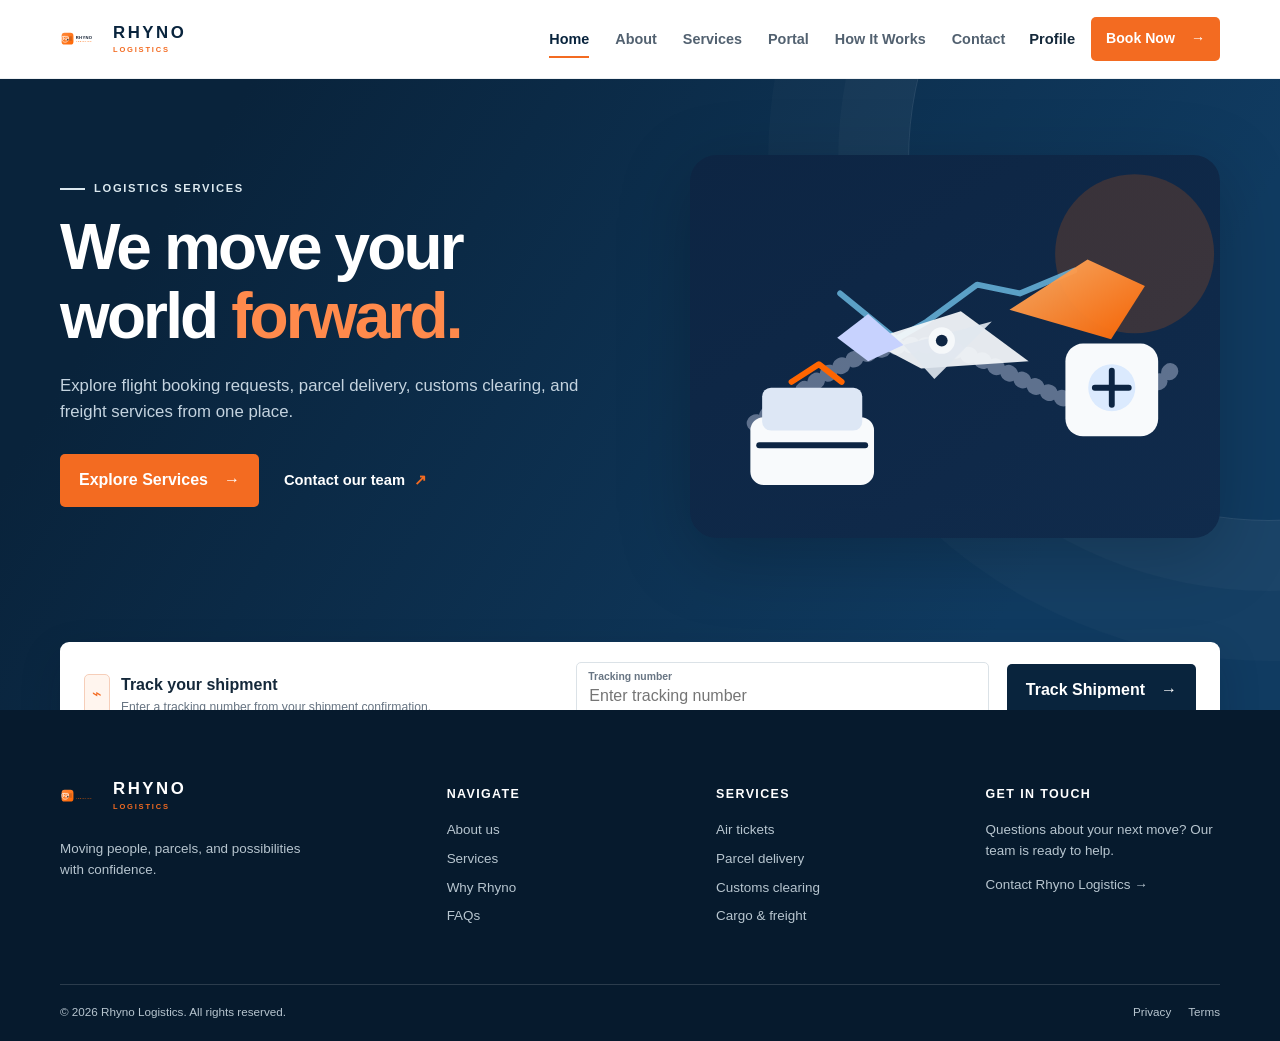
<file: Rhyno_Logistics/index.html>
<!DOCTYPE html>
<html lang="en">
  <head>
    <meta charset="UTF-8" />
    <meta name="viewport" content="width=device-width, initial-scale=1.0" />
    <meta name="description" content="Rhyno Logistics moves shipments, freight, and people with confidence." />
    <title>Rhyno Logistics | Moving What Matters</title>
    <link rel="stylesheet" href="css/style.css" />
  </head>
  <body data-page="home">
    <div id="site-header"></div>
    <main>
<section class="hero" id="home"><div class="container hero-grid"><div class="hero-copy"><p class="eyebrow"><span></span> LOGISTICS SERVICES</p><h1>We move your world <em>forward.</em></h1><p class="hero-description">Explore flight booking requests, parcel delivery, customs clearing, and freight services from one place.</p><div class="hero-actions"><a class="primary-button" href="services.html">Explore Services <span aria-hidden="true">→</span></a><a class="text-button" href="contact.html">Contact our team <span aria-hidden="true">↗</span></a></div></div><div class="hero-visual"><img class="hero-illustration" src="assets/images/hero-illustration.svg" alt="Illustration of air, road, and parcel logistics" /></div></div><div class="container tracking-wrap" id="tracking"><form class="tracking-card" id="tracking-form"><div class="tracking-title"><span class="tracking-icon">⌁</span><div><strong>Track your shipment</strong><small>Enter a tracking number from your shipment confirmation.</small></div></div><label class="tracking-input"><span>Tracking number</span><input id="tracking-input" required type="text" placeholder="Enter tracking number" /></label><button class="dark-button" type="submit">Track Shipment <span aria-hidden="true">→</span></button><p id="tracking-result" class="tracking-result" aria-live="polite"></p></form><section class="tracking-details" id="tracking-details" hidden aria-live="polite"></section></div></section>
    </main>
    <div id="site-footer"></div>
    <script src="js/site-shell.js"></script>
    <script src="js/script.js"></script>
  </body>
</html>
</file>
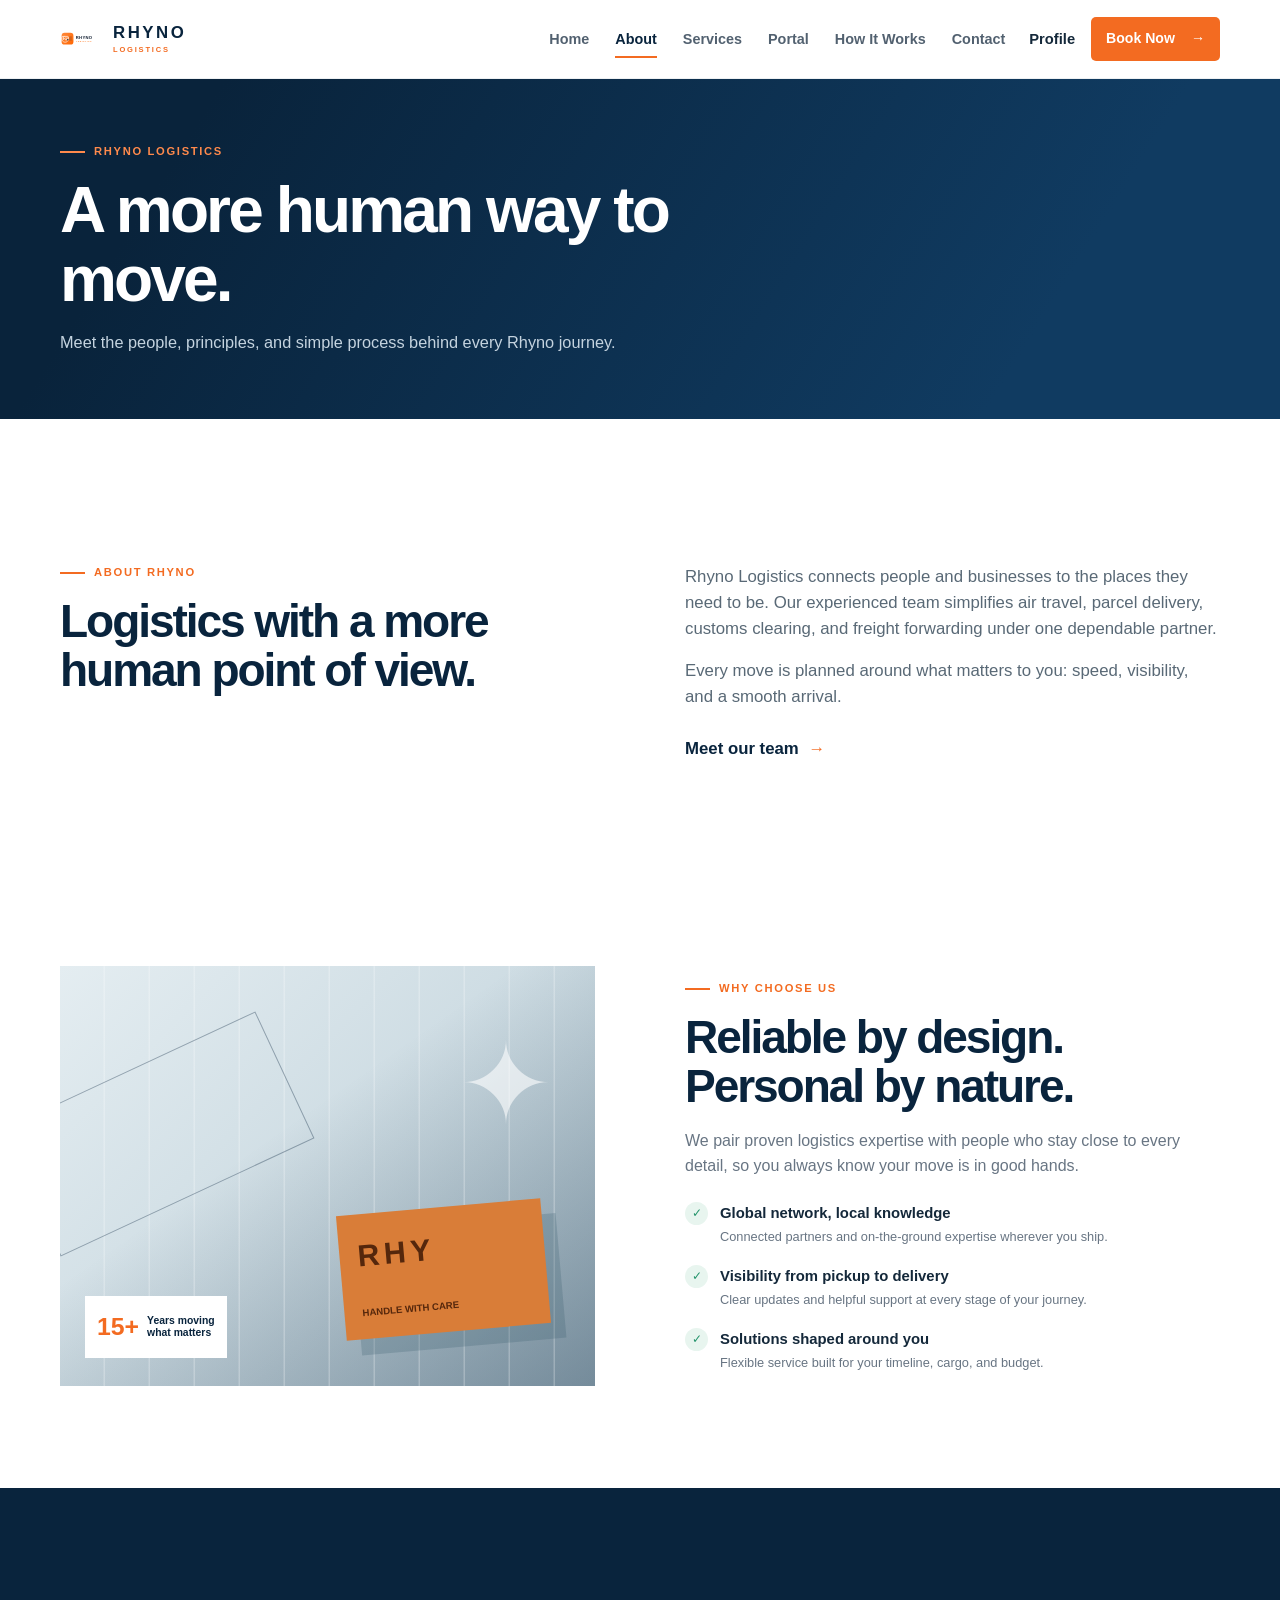
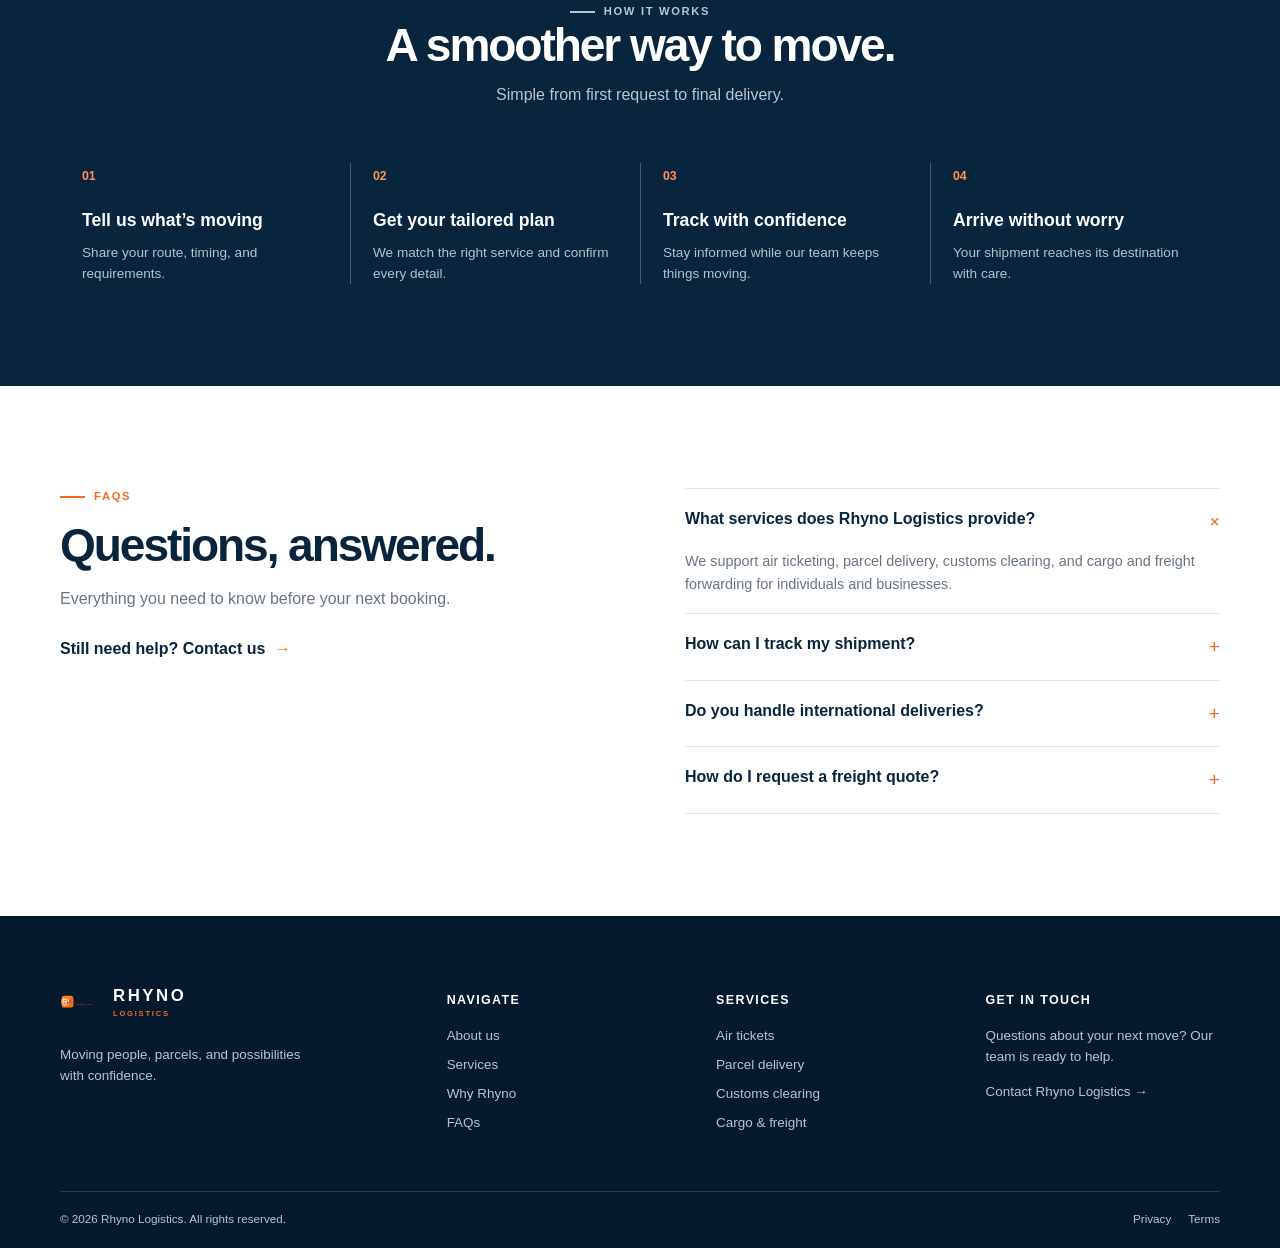
<file: Rhyno_Logistics/about.html>
<!DOCTYPE html>
<html lang="en">
  <head>
    <meta charset="UTF-8" />
    <meta name="viewport" content="width=device-width, initial-scale=1.0" />
    <meta name="description" content="Meet the people, principles, and simple process behind every Rhyno journey." />
    <title>Rhyno Logistics | About Us</title>
    <link rel="stylesheet" href="css/style.css" />
  </head>
  <body data-page="about">
    <div id="site-header"></div>
    <main>
      <section class="page-hero"><div class="container"><p class="eyebrow"><span></span> RHYNO LOGISTICS</p><h1>A more human way to move.</h1><p>Meet the people, principles, and simple process behind every Rhyno journey.</p></div></section>
      <section class="about section" id="about"><div class="container split-grid"><div class="section-copy"><p class="eyebrow orange"><span></span> ABOUT RHYNO</p><h2>Logistics with a more human point of view.</h2></div><div class="about-text"><p>Rhyno Logistics connects people and businesses to the places they need to be. Our experienced team simplifies air travel, parcel delivery, customs clearing, and freight forwarding under one dependable partner.</p><p>Every move is planned around what matters to you: speed, visibility, and a smooth arrival.</p><a class="arrow-link" href="contact.html">Meet our team <span>→</span></a></div></div></section>
      <section class="why section" id="why-us"><div class="container why-grid"><div class="why-art"><div class="why-art-inner"><span class="cargo-mark">✦</span><div class="cargo-lines"></div><div class="cargo-box"><span>RHY</span><b>Handle with care</b></div></div><div class="experience-badge"><strong>15+</strong><span>Years moving<br />what matters</span></div></div><div><p class="eyebrow orange"><span></span> WHY CHOOSE US</p><h2>Reliable by design. Personal by nature.</h2><p class="intro">We pair proven logistics expertise with people who stay close to every detail, so you always know your move is in good hands.</p><div class="feature-list"><div><i>✓</i><span><strong>Global network, local knowledge</strong><small>Connected partners and on-the-ground expertise wherever you ship.</small></span></div><div><i>✓</i><span><strong>Visibility from pickup to delivery</strong><small>Clear updates and helpful support at every stage of your journey.</small></span></div><div><i>✓</i><span><strong>Solutions shaped around you</strong><small>Flexible service built for your timeline, cargo, and budget.</small></span></div></div></div></div></section>
      <section class="process section" id="how-it-works"><div class="container"><div class="section-heading centered"><p class="eyebrow orange"><span></span> HOW IT WORKS</p><h2>A smoother way to move.</h2><p>Simple from first request to final delivery.</p></div><div class="process-grid"><article><span>01</span><h3>Tell us what’s moving</h3><p>Share your route, timing, and requirements.</p></article><article><span>02</span><h3>Get your tailored plan</h3><p>We match the right service and confirm every detail.</p></article><article><span>03</span><h3>Track with confidence</h3><p>Stay informed while our team keeps things moving.</p></article><article><span>04</span><h3>Arrive without worry</h3><p>Your shipment reaches its destination with care.</p></article></div></div></section>
      <section class="faq section" id="faq"><div class="container faq-grid"><div><p class="eyebrow orange"><span></span> FAQS</p><h2>Questions, answered.</h2><p>Everything you need to know before your next booking.</p><a class="arrow-link" href="contact.html">Still need help? Contact us <span>→</span></a></div><div class="accordion"><details open><summary>What services does Rhyno Logistics provide?<span>+</span></summary><p>We support air ticketing, parcel delivery, customs clearing, and cargo and freight forwarding for individuals and businesses.</p></details><details><summary>How can I track my shipment?<span>+</span></summary><p>Enter your Rhyno tracking number in the shipment tracker on the home page to view its latest status and delivery estimate.</p></details><details><summary>Do you handle international deliveries?<span>+</span></summary><p>Yes. Our global partner network supports international parcel and freight deliveries across more than 140 countries.</p></details><details><summary>How do I request a freight quote?<span>+</span></summary><p>Use the booking form or contact our team with your cargo details, origin, destination, and required delivery date.</p></details></div></div></section>
    </main>
    <div id="site-footer"></div>
    <script src="js/site-shell.js"></script>
    <script src="js/script.js"></script>
  </body>
</html>
</file>
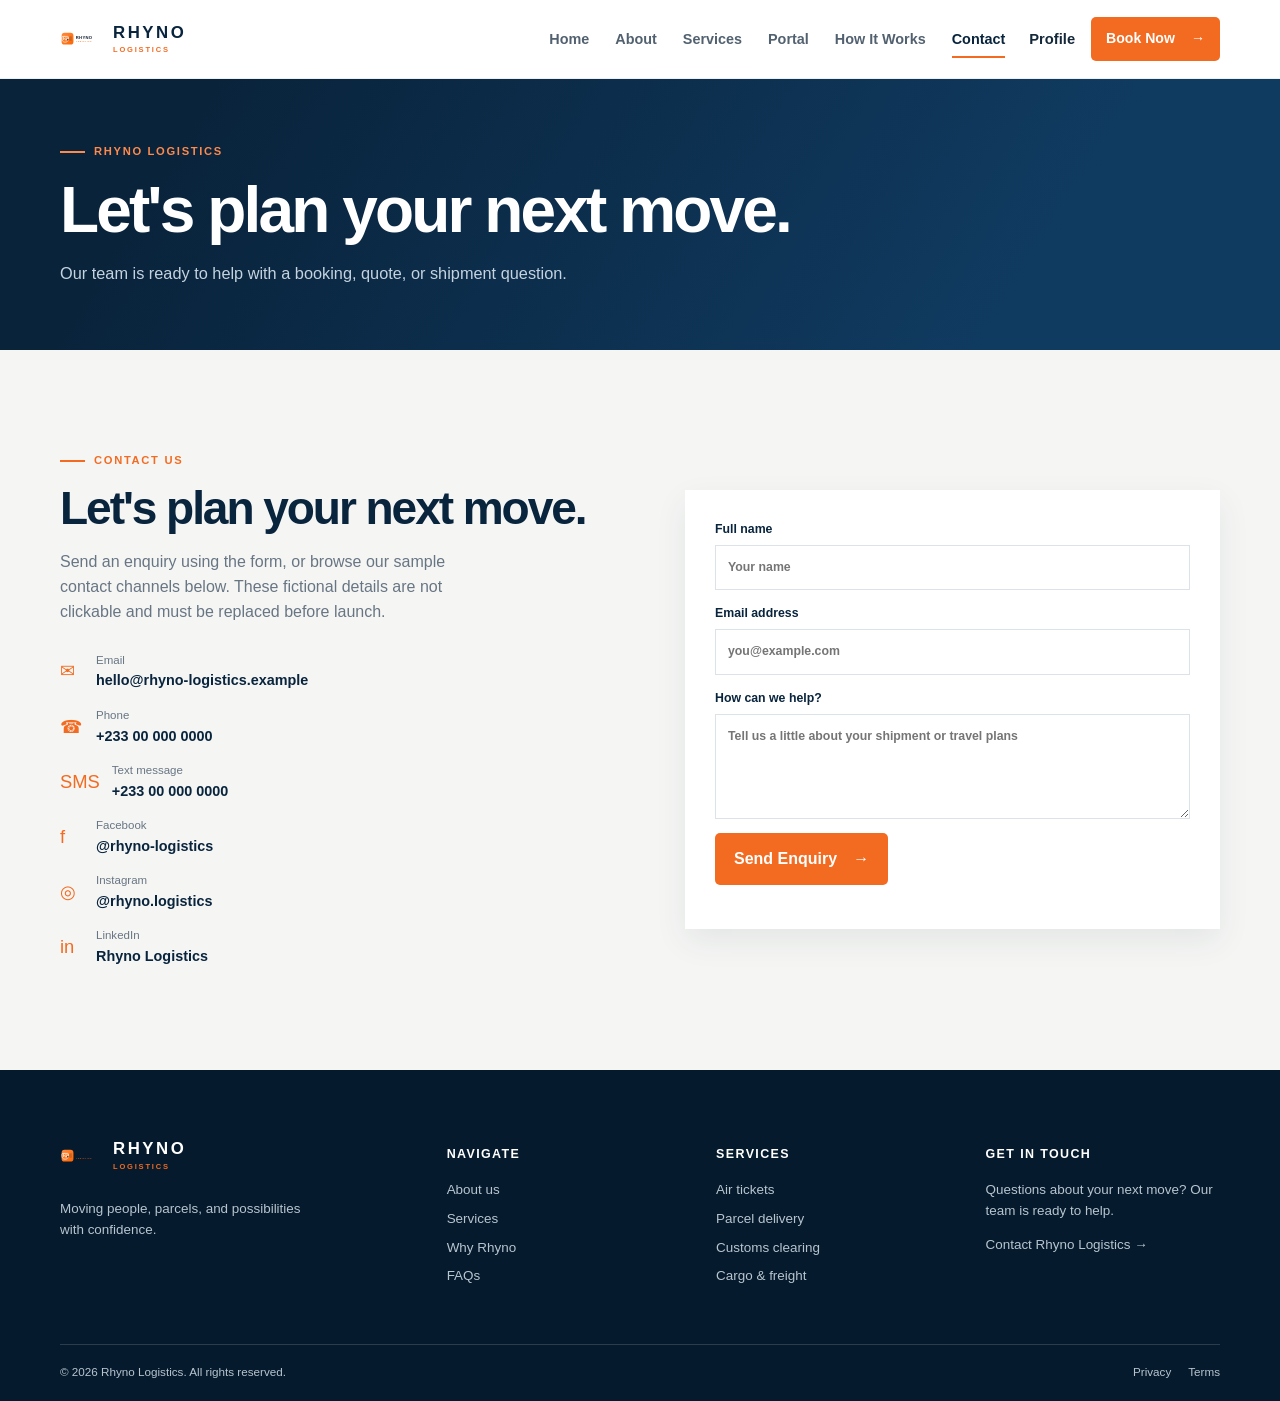
<file: Rhyno_Logistics/contact.html>
<!DOCTYPE html>
<html lang="en">
  <head>
    <meta charset="UTF-8" />
    <meta name="viewport" content="width=device-width, initial-scale=1.0" />
    <meta name="description" content="Our team is ready to help with a booking, quote, or shipment question." />
    <title>Rhyno Logistics | Contact</title>
    <link rel="stylesheet" href="css/style.css" />
  </head>
  <body data-page="contact">
    <div id="site-header"></div>
    <main>
      <section class="page-hero"><div class="container"><p class="eyebrow"><span></span> RHYNO LOGISTICS</p><h1>Let's plan your next move.</h1><p>Our team is ready to help with a booking, quote, or shipment question.</p></div></section>
      <section class="contact section" id="contact">
        <div class="container contact-grid">
          <div>
            <p class="eyebrow orange"><span></span> CONTACT US</p>
            <h2>Let's plan your next move.</h2>
            <p>Send an enquiry using the form, or browse our sample contact channels below. These fictional details are not clickable and must be replaced before launch.</p>
            <div class="contact-details" aria-label="Contact details">
              <div><span aria-hidden="true">✉</span><div><small>Email</small><strong>hello@rhyno-logistics.example</strong></div></div>
              <div><span aria-hidden="true">☎</span><div><small>Phone</small><strong>+233 00 000 0000</strong></div></div>
              <div><span aria-hidden="true">SMS</span><div><small>Text message</small><strong>+233 00 000 0000</strong></div></div>
              <div><span aria-hidden="true">f</span><div><small>Facebook</small><strong>@rhyno-logistics</strong></div></div>
              <div><span aria-hidden="true">◎</span><div><small>Instagram</small><strong>@rhyno.logistics</strong></div></div>
              <div><span aria-hidden="true">in</span><div><small>LinkedIn</small><strong>Rhyno Logistics</strong></div></div>
            </div>
          </div>
          <form class="contact-form" id="contact-form">
            <label>Full name<input id="contact-name" required type="text" maxlength="255" placeholder="Your name" /></label>
            <label>Email address<input id="contact-email" required type="email" maxlength="255" placeholder="you@example.com" /></label>
            <label>How can we help?<textarea id="contact-message" required maxlength="5000" placeholder="Tell us a little about your shipment or travel plans"></textarea></label>
            <button class="primary-button" type="submit">Send Enquiry <span aria-hidden="true">→</span></button>
            <p class="form-result" aria-live="polite"></p>
          </form>
        </div>
      </section>
    </main>
    <div id="site-footer"></div>
    <script src="js/site-shell.js"></script>
    <script src="js/script.js"></script>
  </body>
</html>
</file>
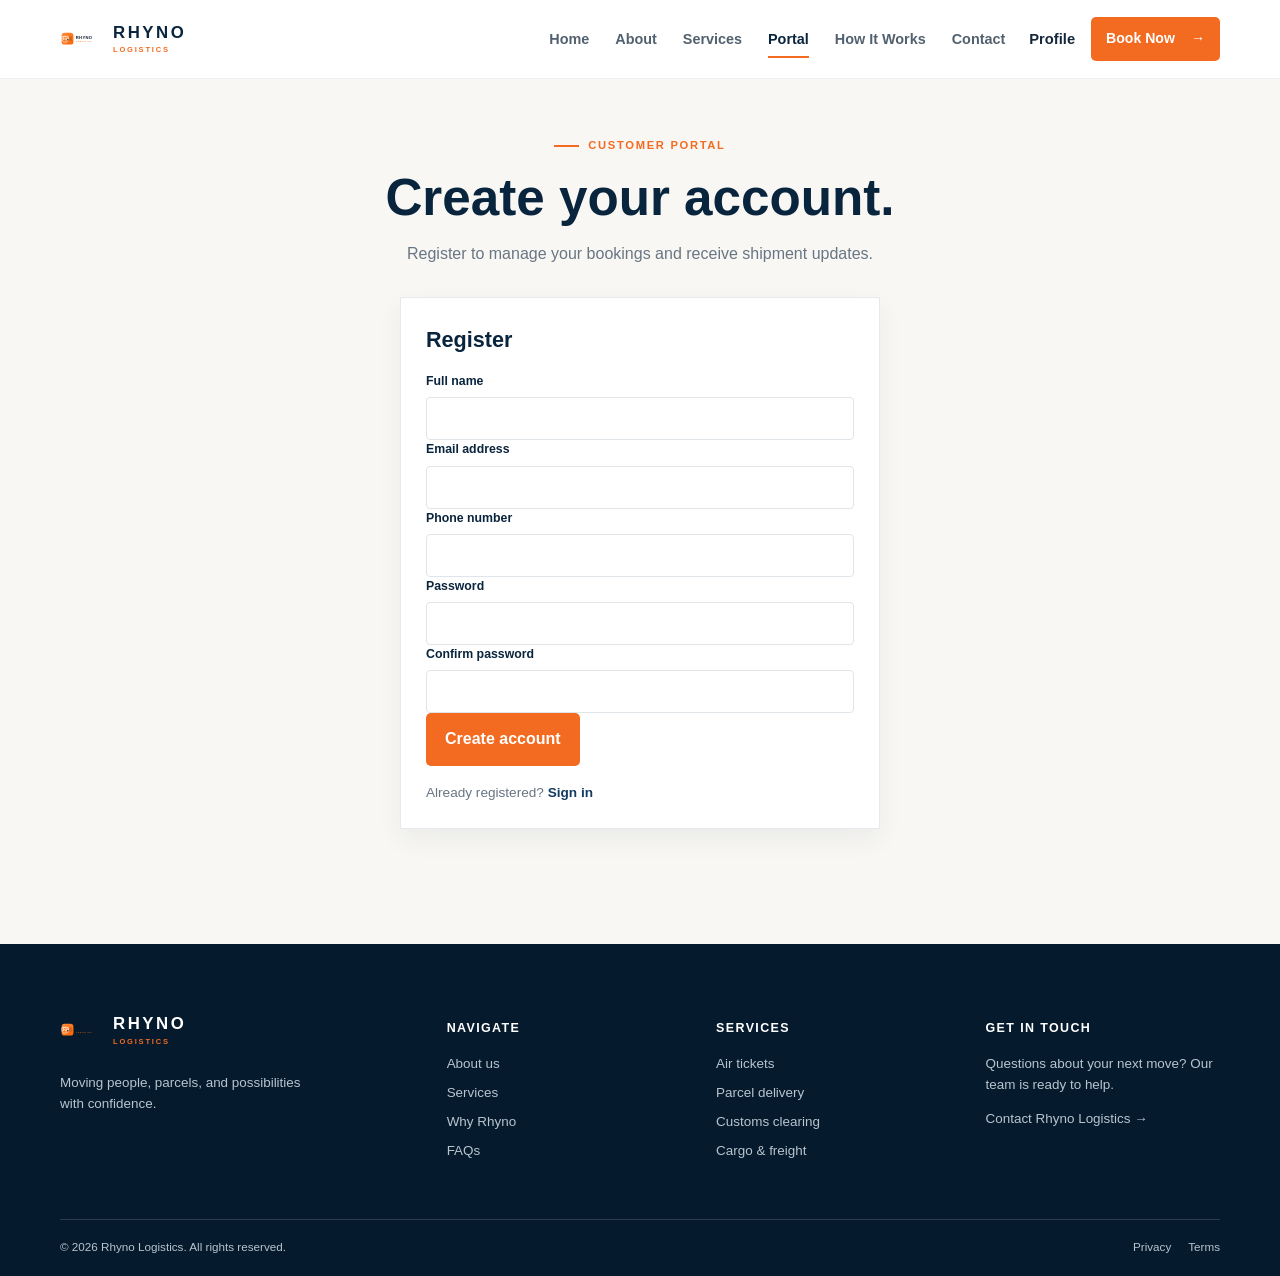
<file: Rhyno_Logistics/register.html>
<!DOCTYPE html>
<html lang="en">
  <head>
    <meta charset="UTF-8" />
    <meta name="viewport" content="width=device-width, initial-scale=1.0" />
    <meta name="description" content="Create a Rhyno Logistics account to manage your bookings." />
    <title>Rhyno Logistics | Create Account</title>
    <link rel="stylesheet" href="css/style.css" />
  </head>
  <body data-page="register">
    <div id="site-header"></div>
    <main class="portal-page">
      <div class="container">
        <div class="portal-intro">
          <p class="eyebrow orange"><span></span> CUSTOMER PORTAL</p>
          <h1>Create your account.</h1>
          <p>Register to manage your bookings and receive shipment updates.</p>
        </div>
        <section class="auth-grid auth-grid-single">
          <form id="register-form" class="portal-card">
            <h2>Register</h2>
            <label>Full name<input id="register-name" required type="text" autocomplete="name" /></label>
            <label>Email address<input id="register-email" required type="email" autocomplete="email" /></label>
            <label>Phone number<input id="register-phone" required type="tel" autocomplete="tel" /></label>
            <label>Password<input id="register-password" required minlength="10" type="password" autocomplete="new-password" /></label>
            <label>Confirm password<input id="register-confirm-password" required minlength="10" type="password" autocomplete="new-password" /></label>
            <button class="primary-button" type="submit">Create account</button>
            <p class="portal-message" id="register-message" aria-live="polite"></p>
            <p class="portal-account-link">Already registered? <a href="portal.html">Sign in</a></p>
          </form>
        </section>
      </div>
    </main>
    <div id="site-footer"></div>
    <script src="js/site-shell.js"></script>
    <script src="js/register.js"></script>
  </body>
</html>
</file>
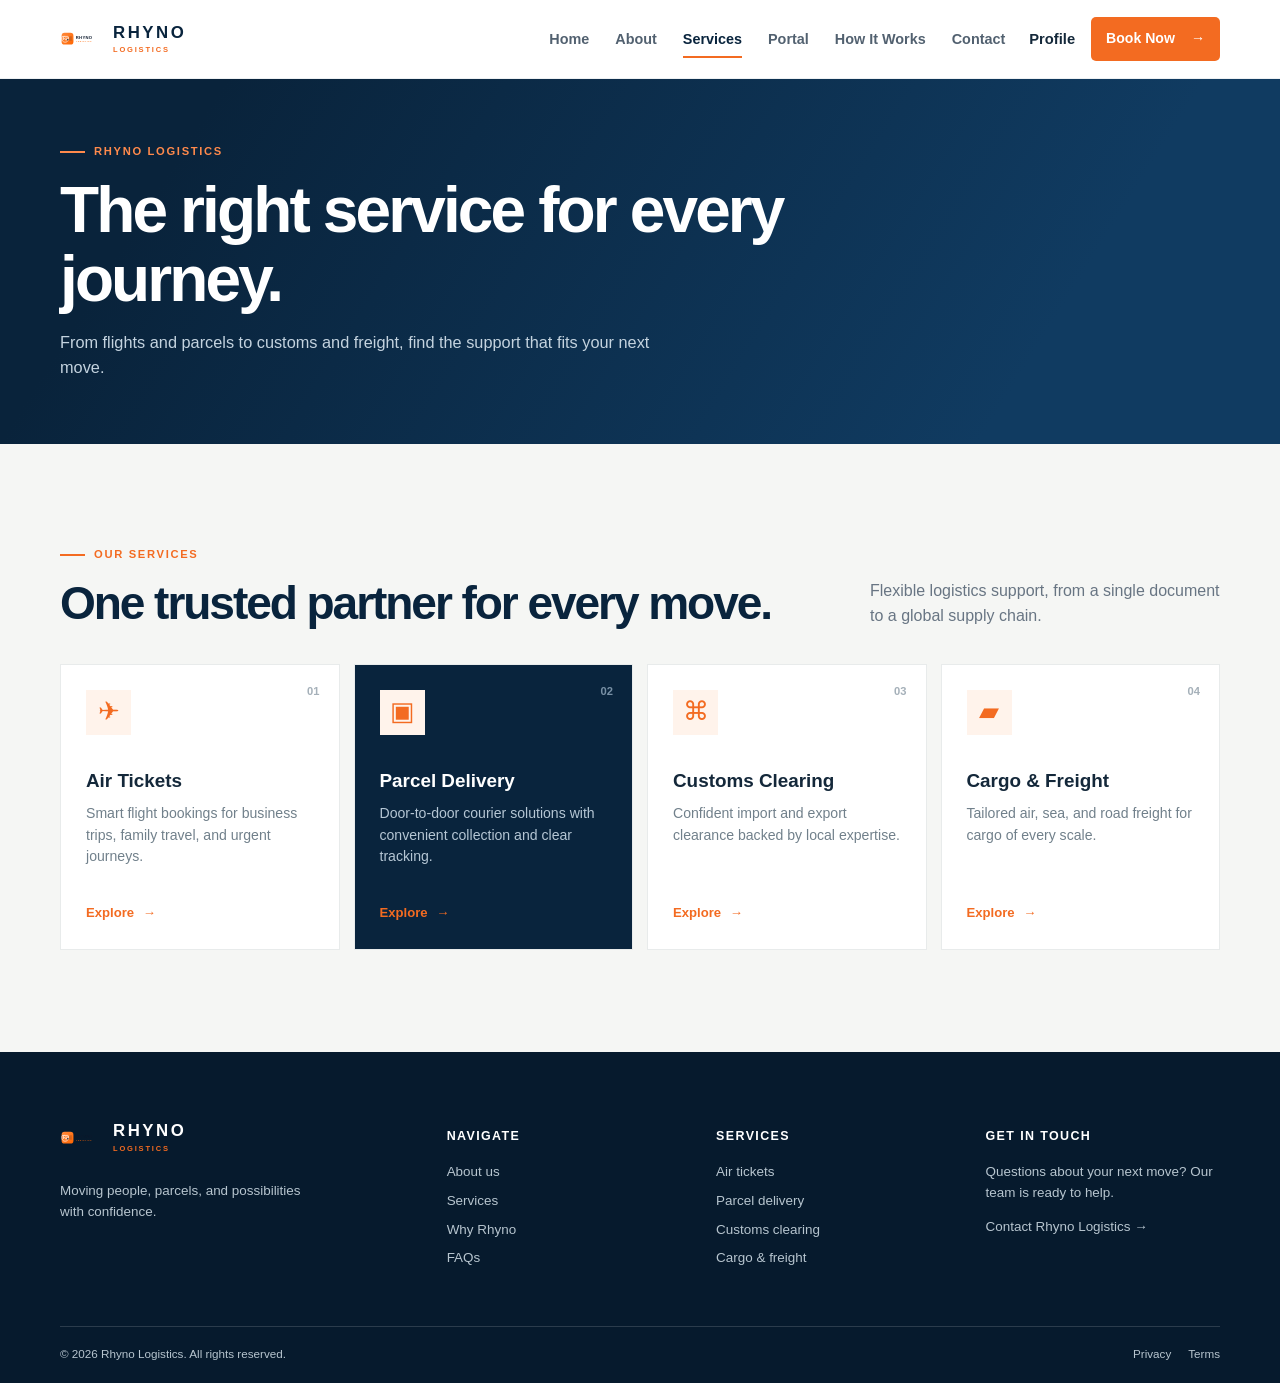
<file: Rhyno_Logistics/services.html>
<!DOCTYPE html>
<html lang="en">
  <head>
    <meta charset="UTF-8" />
    <meta name="viewport" content="width=device-width, initial-scale=1.0" />
    <meta name="description" content="From flights and parcels to customs and freight, find the support that fits your next move." />
    <title>Rhyno Logistics | Services</title>
    <link rel="stylesheet" href="css/style.css" />
  </head>
  <body data-page="services">
    <div id="site-header"></div>
    <main>
      <section class="page-hero"><div class="container"><p class="eyebrow"><span></span> RHYNO LOGISTICS</p><h1>The right service for every journey.</h1><p>From flights and parcels to customs and freight, find the support that fits your next move.</p></div></section>
      <section class="services section" id="services"><div class="container"><div class="section-heading"><div><p class="eyebrow orange"><span></span> OUR SERVICES</p><h2>One trusted partner for every move.</h2></div><p>Flexible logistics support, from a single document to a global supply chain.</p></div><div class="service-grid"><article class="service-card"><div class="service-number">01</div><div class="service-icon">✈</div><h3>Air Tickets</h3><p>Smart flight bookings for business trips, family travel, and urgent journeys.</p><a href="flights.html">Explore <span>→</span></a></article><article class="service-card featured"><div class="service-number">02</div><div class="service-icon">▣</div><h3>Parcel Delivery</h3><p>Door-to-door courier solutions with convenient collection and clear tracking.</p><a href="parcels.html">Explore <span>→</span></a></article><article class="service-card"><div class="service-number">03</div><div class="service-icon">⌘</div><h3>Customs Clearing</h3><p>Confident import and export clearance backed by local expertise.</p><a href="clearing.html">Explore <span>→</span></a></article><article class="service-card"><div class="service-number">04</div><div class="service-icon">▰</div><h3>Cargo &amp; Freight</h3><p>Tailored air, sea, and road freight for cargo of every scale.</p><a href="freight.html">Explore <span>→</span></a></article></div></div></section>
    </main>
    <div id="site-footer"></div>
    <script src="js/site-shell.js"></script>
    <script src="js/script.js"></script>
  </body>
</html>
</file>
<file: Rhyno_Logistics/css/style.css>
:root{--navy:#09243d;--blue:#123b61;--orange:#f36b21;--cream:#f8f7f4;--ink:#14283a;--muted:#687583;--line:#dfe5e9;--white:#fff}*{box-sizing:border-box}html{scroll-behavior:smooth;scroll-padding-top:84px}body{margin:0;font-family:Arial,Helvetica,sans-serif;color:var(--ink);background:var(--cream);line-height:1.55}a{color:inherit;text-decoration:none}button,input,textarea{font:inherit}img{display:block;max-width:100%}.container{width:min(1160px,calc(100% - 40px));margin:auto}.site-header{position:sticky;top:0;z-index:100;background:rgba(255,255,255,.96);backdrop-filter:blur(12px);border-bottom:1px solid #edf0f2}.header-inner{min-height:78px;display:flex;align-items:center;justify-content:space-between;gap:24px}.brand{display:inline-flex;align-items:center;gap:10px;flex-shrink:0}.brand img{width:43px;height:43px}.brand span{display:flex;flex-direction:column;line-height:1}.brand strong{color:var(--navy);letter-spacing:.15em;font-size:1.05rem}.brand small{color:var(--orange);font-weight:700;letter-spacing:.24em;font-size:.47rem;margin-top:5px}.main-nav{display:flex;align-items:center;gap:26px;margin-left:auto}.main-nav a{font-size:.9rem;font-weight:700;color:#526170;position:relative;padding:28px 0}.main-nav a:after{content:"";position:absolute;height:2px;background:var(--orange);left:0;right:0;bottom:20px;transform:scaleX(0);transition:transform .2s}.main-nav a:hover,.main-nav a.active{color:var(--navy)}.main-nav a.active:after{transform:scaleX(1)}.nav-actions{display:flex;align-items:center;gap:16px}.bookings-link{font-size:.87rem;font-weight:700;color:#4d5d6a}.bookings-link span{color:var(--orange);margin-right:5px}.primary-button,.dark-button{display:inline-flex;justify-content:center;align-items:center;gap:16px;border:0;border-radius:5px;padding:14px 19px;font-weight:700;cursor:pointer;background:var(--orange);color:#fff;transition:transform .2s,background .2s}.primary-button:hover,.dark-button:hover{transform:translateY(-2px);background:#d85916}[hidden]{display:none!important}.primary-button.compact{padding:11px 15px;font-size:.88rem}.menu-toggle{display:none}
.hero{color:#fff;background:linear-gradient(122deg,#09233b 15%,#103b61 80%);position:relative;overflow:hidden;padding:76px 0 0}.hero:after{content:"";position:absolute;width:720px;height:720px;right:-350px;top:-280px;border:1px solid rgba(255,255,255,.11);border-radius:50%;box-shadow:0 0 0 70px rgba(255,255,255,.025),0 0 0 140px rgba(255,255,255,.02)}.hero-grid{display:grid;grid-template-columns:1.05fr .95fr;gap:44px;min-height:410px;position:relative;z-index:1}.hero-copy{padding:25px 0 90px}.eyebrow{display:flex;align-items:center;gap:9px;margin:0 0 15px;color:#dbe8ef;letter-spacing:.15em;font-size:.7rem;font-weight:700}.eyebrow span{width:25px;height:2px;background:currentColor}.eyebrow.orange{color:var(--orange)}.hero h1,.section h2{line-height:1.08;letter-spacing:-.045em}.hero h1{max-width:570px;margin:0;font-size:clamp(3rem,5vw,4.7rem)}.hero h1 em{color:#ff8a4c;font-style:normal}.hero-description{max-width:530px;margin:22px 0 29px;color:#c4d3df;font-size:1.05rem}.hero-actions{display:flex;align-items:center;gap:25px}.text-button{font-weight:700;font-size:.92rem}.text-button span,.arrow-link span{color:var(--orange);margin-left:5px}.hero-proof{display:flex;gap:34px;padding-top:46px}.hero-proof div{display:flex;flex-direction:column;border-left:1px solid rgba(255,255,255,.25);padding-left:14px}.hero-proof strong{font-size:1.2rem}.hero-proof span{color:#aebfcd;font-size:.76rem}.hero-visual{position:relative;min-height:370px}.map-panel{position:absolute;inset:45px 0 24px 30px;padding:25px;background:rgba(255,255,255,.07);border:1px solid rgba(255,255,255,.18);border-radius:16px;backdrop-filter:blur(4px)}.map-topline,.map-status{display:flex;justify-content:space-between;align-items:center}.map-topline{color:#c6d7e4;font-size:.66rem;font-weight:700;letter-spacing:.1em}.live-dot{color:#8cf0ba;letter-spacing:0}.route-line{display:flex;align-items:center;gap:6px;margin:74px 7px 9px}.route-line>span{height:1px;flex:1;border-top:1px dashed rgba(255,255,255,.55)}.pin{width:11px;height:11px;border:2px solid #fff;border-radius:50%}.destination{border-color:#ff8a4c}.plane{color:#ff8a4c;font-size:1.45rem;transform:rotate(35deg)}.route-labels{display:flex;justify-content:space-between;color:#deebf4;font-size:.75rem}.map-status{margin-top:61px;padding:13px;background:rgba(2,18,32,.45);border-radius:8px}.map-status small,.floating-card small{display:block;color:#aebfcd;font-size:.68rem}.map-status strong,.floating-card strong{display:block;color:#fff;font-size:.8rem}.map-status time{color:#ffad7c;font-size:.7rem;font-weight:bold}.mini-icon,.round-icon{display:grid;place-items:center;background:rgba(255,255,255,.1);width:32px;height:32px;border-radius:50%;margin-right:10px}.map-status div{margin-right:auto}.floating-card{position:absolute;display:flex;align-items:center;background:#fff;color:var(--ink);padding:11px 14px;border-radius:7px;box-shadow:0 14px 28px rgba(0,0,0,.16)}.floating-card strong{color:var(--navy)}.floating-card small{color:var(--muted)}.round-icon{color:#fff;background:#20966e}.round-icon.amber{background:var(--orange)}.card-top{top:15px;right:-17px}.card-bottom{bottom:5px;left:-3px}.orbit{position:absolute;border:1px solid rgba(255,255,255,.14);border-radius:50%}.orbit-one{width:420px;height:420px;right:-80px;top:15px}.orbit-two{width:550px;height:550px;right:-145px;top:-50px}
.tracking-wrap{position:relative;z-index:2;transform:translateY(45px)}.tracking-card{display:grid;grid-template-columns:1.15fr 1fr auto;gap:18px;align-items:end;padding:20px 24px;border-radius:9px;background:#fff;color:var(--ink);box-shadow:0 16px 40px rgba(1,19,34,.18)}.tracking-title{display:flex;align-items:center;gap:11px}.tracking-title small{display:block;color:var(--muted);font-size:.76rem}.tracking-icon{color:var(--orange);border:1px solid #f6ceb9;background:#fff5ee;padding:7px;border-radius:5px}.tracking-input{position:relative}.tracking-input span{position:absolute;font-size:.65rem;font-weight:bold;color:var(--muted);top:7px;left:12px}.tracking-input input{width:100%;padding:21px 12px 7px;border:1px solid #dbe2e7;border-radius:5px;color:var(--ink)}.dark-button{background:var(--navy);border-radius:5px;white-space:nowrap}.tracking-result{grid-column:1/-1;margin:0;color:#2b7e62;font-size:.8rem;min-height:0}.tracking-result:not(:empty){margin-top:-8px}
.section{padding:102px 0}.about{padding-top:145px;background:#fff}.split-grid,.why-grid,.faq-grid,.contact-grid{display:grid;grid-template-columns:1fr 1fr;gap:90px;align-items:start}.section h2{color:var(--navy);font-size:clamp(2.25rem,3.6vw,3.45rem);margin:0}.about-text{color:#596976;font-size:1.05rem}.about-text p{margin:0 0 16px}.arrow-link{display:inline-block;margin-top:10px;font-weight:700;color:var(--navy)}.services{background:#f5f6f4}.section-heading{display:flex;justify-content:space-between;align-items:end;gap:30px;margin-bottom:35px}.section-heading>p{color:var(--muted);max-width:350px;margin:0}.service-grid{display:grid;grid-template-columns:repeat(4,1fr);gap:14px}.service-card{position:relative;padding:25px;min-height:286px;display:flex;flex-direction:column;background:#fff;border:1px solid #e8ebeb;transition:transform .2s,background .2s}.service-card:hover{transform:translateY(-5px)}.service-card.featured{background:var(--navy);color:#fff}.service-number{position:absolute;right:19px;top:18px;color:#a5b0b9;font-size:.7rem;font-weight:bold}.featured .service-number{color:#7890a5}.service-icon{color:var(--orange);font-size:1.6rem;width:45px;height:45px;background:#fff3eb;display:grid;place-items:center;margin-bottom:31px}.service-card h3{margin:0 0 8px;font-size:1.18rem}.service-card p{color:#71808b;font-size:.88rem;margin:0}.featured p{color:#b5c6d4}.service-card a{margin-top:auto;padding-top:20px;font-size:.82rem;font-weight:bold}.service-card a span{color:var(--orange);margin-left:5px}
.why{background:#fff}.why-grid{align-items:center}.why-art{position:relative;min-height:420px;background:linear-gradient(135deg,#e4edf1,#b7cbd5);overflow:hidden}.why-art:before{content:"";position:absolute;inset:0;background:linear-gradient(145deg,transparent 40%,rgba(8,35,59,.38))}.why-art-inner{position:absolute;inset:0;background:repeating-linear-gradient(90deg,transparent 0 43px,rgba(255,255,255,.25) 44px 45px)}.cargo-mark{position:absolute;color:rgba(255,255,255,.6);font-size:7rem;top:32px;right:42px}.cargo-lines{position:absolute;width:280px;height:140px;border:1px solid rgba(9,36,61,.35);transform:rotate(-25deg);top:98px;left:-42px}.cargo-box{position:absolute;bottom:54px;right:49px;width:205px;height:125px;padding:18px;display:flex;flex-direction:column;justify-content:space-between;background:#d97d38;color:#55270c;transform:rotate(-5deg);box-shadow:14px 16px 0 rgba(57,93,110,.25)}.cargo-box span{font-size:1.9rem;letter-spacing:.15em;font-weight:bold}.cargo-box b{font-size:.6rem;text-transform:uppercase}.experience-badge{position:absolute;bottom:28px;left:25px;display:flex;align-items:center;gap:8px;padding:12px;background:#fff;color:var(--navy)}.experience-badge strong{color:var(--orange);font-size:1.55rem}.experience-badge span{font-size:.65rem;font-weight:bold;line-height:1.2}.intro{color:var(--muted);max-width:510px;margin:17px 0 23px}.feature-list{display:grid;gap:18px}.feature-list>div{display:flex;gap:12px}.feature-list i{background:#e8f5ef;color:#23946b;border-radius:50%;width:23px;height:23px;display:grid;place-items:center;font-style:normal;font-size:.75rem;flex-shrink:0}.feature-list strong,.feature-list small{display:block}.feature-list strong{font-size:.93rem}.feature-list small{color:var(--muted);font-size:.8rem;margin-top:2px}.process{background:var(--navy);color:#fff}.process h2{color:#fff}.section-heading.centered{display:block;text-align:center}.section-heading.centered .eyebrow{justify-content:center}.section-heading.centered>p{margin:13px auto 0;color:#b8c7d2}.process-grid{display:grid;grid-template-columns:repeat(4,1fr);margin-top:55px}.process-grid article{position:relative;padding:0 25px 0 22px;border-left:1px solid rgba(255,255,255,.25)}.process-grid article:first-child{border-left:0}.process-grid span{color:#ff9354;font-size:.77rem;font-weight:bold}.process-grid h3{margin:19px 0 8px;font-size:1.1rem}.process-grid p{color:#b2c2ce;margin:0;font-size:.85rem}.booking{padding:0;background:#f5f6f4}.booking-banner{display:flex;justify-content:space-between;align-items:center;gap:30px;padding:54px 60px;background:var(--orange);color:#fff}.booking h2{color:#fff}.booking-banner>div>p:last-child{color:#fff0e7;margin:12px 0 0}.primary-button.light{color:var(--navy);background:#fff;white-space:nowrap}.primary-button.light:hover{background:#fff8f3}
.faq{background:#fff}.faq-grid>div>p:not(.eyebrow){color:var(--muted)}.accordion{border-top:1px solid var(--line)}.accordion details{border-bottom:1px solid var(--line);padding:18px 0}.accordion summary{list-style:none;cursor:pointer;font-weight:bold;color:var(--navy);display:flex;justify-content:space-between;gap:20px}.accordion summary::-webkit-details-marker{display:none}.accordion summary span{color:var(--orange);font-size:1.2rem;font-weight:400}.accordion details[open] summary span{transform:rotate(45deg)}.accordion details p{color:var(--muted);font-size:.9rem;margin:13px 25px 0 0}.contact{background:#f5f6f4}.contact-grid{align-items:center}.contact-grid>div>p:not(.eyebrow){color:var(--muted);max-width:390px}.contact-details{display:grid;gap:15px;margin-top:27px}.contact-details a{display:flex;align-items:center;gap:12px}.contact-details a>span{color:var(--orange);font-size:1.15rem}.contact-details small,.contact-details strong{display:block}.contact-details small{color:var(--muted);font-size:.72rem}.contact-details strong{color:var(--navy);font-size:.9rem}.contact-form{display:grid;gap:14px;padding:30px;background:#fff;box-shadow:0 12px 30px rgba(26,43,60,.08)}.contact-form label{display:grid;gap:6px;color:var(--navy);font-size:.77rem;font-weight:bold}.contact-form input,.contact-form textarea{border:1px solid #dce3e8;padding:12px;resize:vertical}.contact-form textarea{min-height:105px}.contact-form .primary-button{justify-self:start}.form-result{color:#278360;font-size:.85rem;margin:0}.form-result.error{color:#a12727}
.site-footer{background:#061a2d;color:#b7c5cf;padding:65px 0 20px}.footer-grid{display:grid;grid-template-columns:1.5fr 1fr 1fr 1fr;gap:35px}.footer-brand strong{color:#fff}.footer-grid p{max-width:255px;font-size:.84rem}.footer-grid h3{color:#fff;font-size:.78rem;text-transform:uppercase;letter-spacing:.11em;margin:10px 0 16px}.footer-grid>div:not(:first-child) a{display:block;font-size:.84rem;margin:8px 0}.socials{display:flex;gap:8px;margin-top:15px}.socials a{width:28px;height:28px;display:grid!important;place-items:center;border:1px solid rgba(255,255,255,.28);border-radius:50%;color:#fff;font-weight:bold}.footer-bottom{border-top:1px solid rgba(255,255,255,.15);margin-top:49px;padding-top:18px;display:flex;justify-content:space-between;font-size:.73rem}.footer-bottom span:last-child{display:flex;gap:17px}
@media(max-width:1000px){.main-nav{gap:15px}.nav-actions .bookings-link{display:none}.hero-grid{gap:20px}.split-grid,.why-grid,.faq-grid,.contact-grid{gap:45px}.service-grid{grid-template-columns:repeat(2,1fr)}.service-card{min-height:245px}.footer-grid{grid-template-columns:repeat(2,1fr)}}@media(max-width:720px){.container{width:min(100% - 32px,560px)}.header-inner{min-height:68px}.menu-toggle{display:grid;grid-template-columns:18px auto;column-gap:8px;align-items:center;border:0;background:transparent;color:var(--navy);cursor:pointer}.menu-toggle span{width:18px;height:2px;background:var(--navy);grid-column:1}.menu-toggle b{grid-column:2;grid-row:1/span 3;font-size:.72rem}.main-nav{display:none;position:absolute;top:68px;left:0;right:0;padding:12px 20px 20px;background:#fff;border-bottom:1px solid var(--line);box-shadow:0 10px 20px rgba(0,0,0,.07)}.main-nav.open{display:grid}.main-nav a{padding:10px 0}.main-nav a:after{display:none}.nav-actions{margin-left:auto}.nav-actions .primary-button{display:none}.hero{padding-top:43px}.hero-grid{grid-template-columns:1fr}.hero-copy{padding:0 0 25px}.hero h1{font-size:3.1rem}.hero-proof{padding-top:30px;gap:17px}.hero-proof strong{font-size:1.05rem}.hero-proof span{font-size:.65rem}.hero-visual{min-height:340px}.map-panel{inset:25px 10px 24px 0}.card-top{right:0}.tracking-wrap{transform:translateY(25px)}.tracking-card{grid-template-columns:1fr;gap:13px;padding:18px}.tracking-card .dark-button{width:100%}.about{padding-top:92px}.section{padding:72px 0}.split-grid,.why-grid,.faq-grid,.contact-grid{grid-template-columns:1fr;gap:32px}.section-heading{display:block}.section-heading>p{margin-top:14px}.service-grid,.process-grid{grid-template-columns:1fr}.process-grid{gap:25px;margin-top:35px}.process-grid article{border-left:1px solid rgba(255,255,255,.25);padding:0 0 0 20px}.process-grid article:first-child{border-left:1px solid rgba(255,255,255,.25)}.why-art{min-height:345px}.booking-banner{padding:40px 27px;display:block}.booking-banner .primary-button{margin-top:23px}.footer-grid{grid-template-columns:1fr 1fr}.footer-grid>div:first-child{grid-column:1/-1}.footer-bottom{display:block}.footer-bottom span:last-child{margin-top:10px}}@media(max-width:410px){.hero-actions{display:grid;justify-items:start;gap:18px}.hero-proof{gap:8px}.hero-proof div{padding-left:8px}.floating-card{transform:scale(.9);transform-origin:right top}.card-bottom{left:-13px;transform-origin:left bottom}.footer-grid{grid-template-columns:1fr}.footer-grid>div:first-child{grid-column:auto}}
.page-hero{padding:64px 0;background:linear-gradient(122deg,#09233b 15%,#103b61 80%);color:#fff}.page-hero .eyebrow{color:#ff8a4c}.page-hero h1{max-width:760px;margin:0;font-size:clamp(2.5rem,5vw,4rem);line-height:1.08;letter-spacing:-.045em}.page-hero p:last-child{max-width:620px;margin:16px 0 0;color:#c4d3df;font-size:1.02rem}.services .service-card a[href$=".html"]{color:var(--orange)}.services .service-card a[href$=".html"] span{margin-left:5px}
.flight-booking{background:#f5f6f4}.flight-search{display:grid;grid-template-columns:1.15fr 1.15fr repeat(4,.9fr) auto;gap:12px;align-items:end;padding:22px;background:#fff;box-shadow:0 10px 30px rgba(26,43,60,.08)}.flight-search label,.passenger-form label,.booking-lookup label{display:grid;gap:6px;color:var(--navy);font-size:.7rem;font-weight:bold;text-transform:uppercase;letter-spacing:.05em}.flight-search input,.flight-search select,.passenger-form input,.passenger-form textarea,.booking-lookup input{min-width:0;width:100%;border:1px solid #dce3e8;border-radius:4px;padding:11px 10px;background:#fff;color:var(--ink);font-size:.85rem;letter-spacing:normal;text-transform:none}.trip-type{grid-column:1/-1;display:flex;gap:20px;margin:0;padding:0 0 14px;border:0;border-bottom:1px solid var(--line)}.trip-type legend{position:absolute;opacity:0}.trip-type label{display:flex;align-items:center;gap:7px;font-size:.78rem;text-transform:none;letter-spacing:0;color:var(--muted)}.trip-type input{accent-color:var(--orange)}.flight-search .primary-button{padding:12px 14px;white-space:nowrap}.flight-results{display:grid;gap:12px;margin-top:28px}.results-heading{display:flex;justify-content:space-between;align-items:center;color:var(--muted);font-size:.85rem}.flight-card{display:grid;grid-template-columns:1.3fr 1.5fr .8fr auto;gap:18px;align-items:center;padding:20px;background:#fff;border:1px solid #e1e7eb}.airline{display:flex;align-items:center;gap:10px}.airline-logo{width:38px;height:38px;display:grid;place-items:center;border-radius:50%;background:var(--navy);color:#fff;font-size:.75rem;font-weight:bold}.airline strong,.airline small{display:block}.airline small,.offer-leg small{color:var(--muted);font-size:.75rem}.flight-legs{display:grid;gap:10px}.offer-leg{display:grid;gap:3px;font-size:.82rem}.offer-leg>span{display:flex;align-items:center;gap:5px;flex-wrap:wrap}.offer-leg>span strong:first-child{margin-right:3px}.offer-leg>span strong:last-child{margin-left:3px}.flight-price{text-align:right}.flight-price strong{display:block;color:var(--navy);font-size:1.2rem}.flight-price small{color:var(--muted);font-size:.7rem}.select-flight{border:1px solid var(--orange);background:#fff;color:var(--orange);border-radius:4px;padding:9px 12px;font-size:.8rem;font-weight:bold;cursor:pointer}.select-flight:hover{background:var(--orange);color:#fff}.passenger-panel{margin-top:35px;padding:32px;background:#fff;border-top:4px solid var(--orange)}.passenger-panel h3,.booking-lookup h3{margin:0;color:var(--navy);font-size:1.55rem}.passenger-panel>div>p:not(.eyebrow),.booking-lookup p:not(.eyebrow){color:var(--muted);margin:8px 0 24px}.passenger-form{display:grid;grid-template-columns:repeat(2,1fr);gap:16px}.passenger-notes{grid-column:1/-1}.passenger-form textarea{min-height:90px;resize:vertical}.booking-summary{grid-column:1/-1;display:grid;grid-template-columns:1fr auto;gap:4px;padding:18px;background:#f4f7f8;border-left:3px solid var(--orange)}.booking-summary small{font-size:.67rem;color:var(--muted);letter-spacing:.1em}.booking-summary strong{color:var(--navy)}.booking-summary>span{color:var(--muted);font-size:.82rem}.booking-summary>div{grid-row:1/span 2;grid-column:2;align-self:center;text-align:right}.booking-summary b,.booking-summary div span{display:block}.booking-summary b{font-size:1.35rem;color:var(--navy)}.booking-summary div span{font-size:.72rem;color:var(--muted)}.passenger-form .primary-button{justify-self:start}.booking-confirmation{margin-top:30px;padding:28px;background:#eaf7f0;border-left:4px solid #279264;color:#174c38}.booking-confirmation h3{margin:0 0 7px}.booking-confirmation strong{color:var(--navy)}.booking-lookup{display:grid;grid-template-columns:1fr 1fr;gap:24px;align-items:end;margin-top:45px;padding:30px;background:var(--navy);color:#fff}.booking-lookup h3{color:#fff}.booking-lookup p:not(.eyebrow){color:#b7c8d4;margin-bottom:0}.booking-lookup label{color:#dce8f1}.booking-lookup form{display:flex;gap:10px}.booking-lookup input{border-color:#547087}.booking-lookup-result{grid-column:1/-1;color:#b8e5d0;font-size:.85rem}.booking-lookup-result strong{color:#fff}.booking-lookup .dark-button{background:var(--orange)}
@media(min-width:1001px){.flight-search{grid-template-columns:repeat(4,minmax(0,1fr))}}
.contact-details>div{display:flex;align-items:center;gap:12px}.contact-details>div>span{color:var(--orange);font-size:1.15rem;min-width:24px}.contact-details>div small,.contact-details>div strong{display:block}.contact-details>div small{color:var(--muted);font-size:.72rem}.contact-details>div strong{color:var(--navy);font-size:.9rem}
@media(max-width:1000px){.flight-search{grid-template-columns:repeat(3,1fr)}.flight-search .trip-type{grid-column:1/-1}.flight-search .primary-button{width:100%}}@media(max-width:720px){.flight-search,.passenger-form,.booking-lookup{grid-template-columns:1fr}.flight-card{grid-template-columns:1fr 1fr}.flight-card .select-flight{grid-column:1/-1}.flight-price{text-align:left}.booking-lookup form{display:grid}.booking-summary{grid-template-columns:1fr}.booking-summary>div{grid-row:auto;grid-column:auto;text-align:left}.passenger-panel{padding:22px}.flight-booking{padding-top:72px}}

.parcel-booking{background:#fff}.parcel-form{display:grid;gap:22px}.parcel-form fieldset{margin:0;padding:24px;border:1px solid var(--line);background:#fbfcfc}.parcel-form legend{padding:0 9px;color:var(--navy);font-weight:bold;font-size:1rem}.parcel-fields{display:grid;grid-template-columns:repeat(4,1fr);gap:15px}.parcel-fields label{display:grid;gap:6px;color:var(--navy);font-size:.7rem;font-weight:bold;letter-spacing:.05em;text-transform:uppercase}.parcel-fields input,.parcel-fields select,.parcel-fields textarea{width:100%;min-width:0;border:1px solid #dce3e8;border-radius:4px;padding:11px 10px;background:#fff;color:var(--ink);font-size:.85rem;letter-spacing:normal;text-transform:none}.parcel-fields textarea{min-height:80px;resize:vertical}.parcel-fields .wide-field{grid-column:span 2}.delivery-options{display:grid;grid-template-columns:repeat(4,1fr);gap:11px}.delivery-options label{display:flex;gap:9px;padding:15px 12px;background:#fff;border:1px solid #dce3e8;cursor:pointer}.delivery-options input{accent-color:var(--orange);margin-top:3px}.delivery-options strong,.delivery-options small{display:block}.delivery-options strong{font-size:.83rem;color:var(--navy)}.delivery-options small{margin-top:3px;color:var(--muted);font-size:.7rem;line-height:1.35}.parcel-form>.primary-button{justify-self:start}.parcel-confirmation{margin-top:30px;padding:28px;background:#eaf7f0;border-left:4px solid #279264;color:#174c38}.parcel-confirmation h3{margin:0 0 7px}.parcel-confirmation strong{color:var(--navy)}
@media(max-width:1000px){.parcel-fields{grid-template-columns:repeat(2,1fr)}.delivery-options{grid-template-columns:repeat(2,1fr)}}@media(max-width:720px){.parcel-form fieldset{padding:18px}.parcel-fields,.delivery-options{grid-template-columns:1fr}.parcel-fields .wide-field{grid-column:auto}.parcel-form>.primary-button{width:100%}}

.clearing-booking{background:#f5f6f4}.clearing-form{display:grid;gap:22px}.clearing-form fieldset{margin:0;padding:24px;border:1px solid var(--line);background:#fff}.clearing-form legend{padding:0 9px;color:var(--navy);font-weight:bold;font-size:1rem}.clearing-fields{display:grid;grid-template-columns:repeat(4,1fr);gap:15px}.clearing-fields label,.document-fields label,.clearing-status label{display:grid;gap:6px;color:var(--navy);font-size:.7rem;font-weight:bold;text-transform:uppercase;letter-spacing:.05em}.clearing-fields small{color:var(--muted);font-weight:normal;text-transform:none}.clearing-fields input,.clearing-fields select,.clearing-fields textarea,.clearing-status input{width:100%;min-width:0;border:1px solid #dce3e8;border-radius:4px;padding:11px 10px;background:#fff;color:var(--ink);font-size:.85rem;letter-spacing:normal;text-transform:none}.clearing-fields textarea{min-height:80px;resize:vertical}.clear-wide{grid-column:span 2}.upload-note{margin:0 0 14px;color:var(--muted);font-size:.82rem}.document-fields{display:grid;grid-template-columns:repeat(3,1fr);gap:15px}.document-fields input{width:100%;border:1px dashed #aebdc7;padding:12px;background:#fbfcfc;color:var(--muted);font-size:.75rem}.clearing-form>.primary-button{justify-self:start}.clearing-confirmation{margin-top:30px;padding:28px;background:#eaf7f0;border-left:4px solid #279264;color:#174c38}.clearing-confirmation h3{margin:0 0 7px}.clearing-confirmation strong{color:var(--navy)}.clearing-status{display:grid;grid-template-columns:1fr 1fr;gap:20px;align-items:end;margin-top:45px;padding:30px;background:var(--navy);color:#fff}.clearing-status h3{margin:0;color:#fff;font-size:1.55rem}.clearing-status>div>p:not(.eyebrow){margin:8px 0 0;color:#b7c8d4}.status-steps{grid-column:1/-1;display:flex;flex-wrap:wrap;gap:8px}.status-steps span{padding:7px 10px;border:1px solid rgba(255,255,255,.25);color:#c5d3dc;font-size:.72rem}.status-steps .active{background:var(--orange);border-color:var(--orange);color:#fff}.clearing-status form{display:flex;gap:10px}.clearing-status label{flex:1;color:#dce8f1}.clearing-status input{border-color:#547087}.clearing-status>p{grid-column:1/-1;margin:0;color:#b8e5d0;font-size:.85rem}.clearing-status>p strong{color:#fff}
@media(max-width:1000px){.clearing-fields{grid-template-columns:repeat(2,1fr)}.document-fields{grid-template-columns:1fr}}@media(max-width:720px){.clearing-form fieldset{padding:18px}.clearing-fields,.clearing-status{grid-template-columns:1fr}.clear-wide{grid-column:auto}.clearing-form>.primary-button{width:100%}.clearing-status form{display:grid}.status-steps{grid-column:auto}}

.tracking-details{margin-top:18px;padding:22px;background:#fff;color:var(--ink);box-shadow:0 16px 40px rgba(1,19,34,.18)}.tracking-details h3{margin:0;color:var(--navy)}.tracking-overview{display:flex;justify-content:space-between;gap:18px;align-items:start;padding-bottom:16px;border-bottom:1px solid var(--line)}.tracking-overview p{margin:5px 0 0;color:var(--muted);font-size:.85rem}.tracking-overview strong{color:var(--orange)}.tracking-meta{display:grid;grid-template-columns:repeat(3,1fr);gap:12px;margin:18px 0}.tracking-meta div{padding:12px;background:#f5f7f8}.tracking-meta small,.tracking-history small{display:block;color:var(--muted);font-size:.68rem;text-transform:uppercase;letter-spacing:.06em}.tracking-meta b{font-size:.88rem}.tracking-history{display:grid;gap:12px}.tracking-history div{position:relative;padding-left:19px;font-size:.83rem}.tracking-history div:before{content:"";position:absolute;left:0;top:5px;width:9px;height:9px;border-radius:50%;background:var(--orange);box-shadow:0 0 0 3px #fff3eb}.tracking-history p{margin:2px 0;color:var(--muted)}
.freight-booking{background:#fff}.freight-form{display:grid;gap:22px}.freight-form fieldset{margin:0;padding:24px;border:1px solid var(--line);background:#fbfcfc}.freight-form legend{padding:0 9px;color:var(--navy);font-weight:bold;font-size:1rem}.freight-fields{display:grid;grid-template-columns:repeat(4,1fr);gap:15px}.freight-fields label,.quotation-status label{display:grid;gap:6px;color:var(--navy);font-size:.7rem;font-weight:bold;letter-spacing:.05em;text-transform:uppercase}.freight-fields input,.freight-fields select,.freight-fields textarea,.quotation-status input{width:100%;min-width:0;border:1px solid #dce3e8;border-radius:4px;padding:11px 10px;background:#fff;color:var(--ink);font-size:.85rem;letter-spacing:normal;text-transform:none}.freight-fields textarea{min-height:80px;resize:vertical}.freight-wide{grid-column:span 2}.freight-form>.primary-button{justify-self:start}.freight-summary{margin-top:30px;padding:28px;background:#eaf7f0;border-left:4px solid #279264;color:#174c38}.freight-summary h3{margin:0 0 8px}.freight-summary strong{color:var(--navy)}.quotation-status{display:grid;grid-template-columns:1fr 1fr;gap:25px;align-items:end;margin-top:42px;padding:30px;background:var(--navy);color:#fff}.quotation-status h3{margin:0;color:#fff;font-size:1.55rem}.quotation-status>div>p:not(.eyebrow){margin:8px 0 0;color:#b7c8d4}.quotation-status label{color:#dce8f1}.quotation-status form{display:flex;gap:10px}.quotation-status input{border-color:#547087}.quotation-status>p{grid-column:1/-1;margin:0;color:#b8e5d0;font-size:.85rem}.quotation-status>p strong{color:#fff}
@media(max-width:1000px){.freight-fields{grid-template-columns:repeat(2,1fr)}}@media(max-width:720px){.tracking-overview,.quotation-status{display:grid;grid-template-columns:1fr}.tracking-meta{grid-template-columns:1fr}.freight-form fieldset{padding:18px}.freight-fields{grid-template-columns:1fr}.freight-wide{grid-column:auto}.freight-form>.primary-button{width:100%}.quotation-status form{display:grid}}

.payment-status{padding:4px 8px;border-radius:4px;font-size:.7rem;font-weight:bold;text-transform:capitalize}.payment-status.completed{background:#e8f5ef;color:#23946b}.payment-status.pending{background:#fff5ee;color:#d85916}.payment-status.failed{background:#feeaea;color:#c92a2a}
.hero-illustration{width:100%;height:auto;max-height:410px;object-fit:contain;filter:drop-shadow(0 18px 35px rgba(0,0,0,.2))}.demo-notice{margin:0;padding:13px 16px;background:#fff2e8;border-left:4px solid var(--orange);color:#674026;font-size:.85rem}.demo-notice strong{color:#8f3d0b}.portal-account-grid{display:grid;grid-template-columns:1fr 1fr;gap:18px;margin-top:18px}.portal-card form{display:grid;gap:12px}.portal-card label{display:grid;gap:6px;color:var(--navy);font-size:.77rem;font-weight:bold}.portal-card input{width:100%;border:1px solid var(--line);border-radius:4px;padding:11px}.portal-card hr{border:0;border-top:1px solid var(--line);margin:24px 0}.portal-card h3{color:var(--navy)}.booking-history-item{display:flex;justify-content:space-between;align-items:start;gap:18px;padding:17px 0;border-bottom:1px solid var(--line)}.booking-history-item>div:first-child{display:grid;gap:4px}.booking-history-item>div:first-child>strong{color:var(--navy)}.booking-history-item span,.booking-history-item small,.booking-history-item time{color:var(--muted);font-size:.8rem}.booking-actions{display:flex;gap:12px;align-items:center;flex-wrap:wrap;font-size:.78rem}.booking-actions a,.booking-actions summary{color:#175d91;text-decoration:underline;cursor:pointer}.booking-actions button,.notification-item button{border:1px solid #c84937;border-radius:4px;padding:6px 9px;background:#fff;color:#a52a21;cursor:pointer;font-size:.75rem}.booking-actions pre{max-width:min(500px,80vw);max-height:320px;overflow:auto;white-space:pre-wrap;overflow-wrap:anywhere;padding:12px;background:#f4f6f7;color:var(--ink)}.notification-item{display:grid;gap:5px;padding:12px;border-bottom:1px solid var(--line);font-size:.85rem}.notification-item.unread{background:#fff5ed}.notification-item small{color:var(--muted)}.notification-item button{justify-self:start;border-color:var(--blue);color:var(--blue)}.admin-entry{margin:35px auto;text-align:center}.admin-entry a{color:var(--muted);font-size:.8rem;text-decoration:underline}
@media(max-width:720px){.portal-account-grid{grid-template-columns:1fr}.booking-history-item{display:grid}.booking-actions{justify-content:flex-start}.hero-illustration{max-height:320px}}
.portal-page{min-height:65vh;padding:58px 0 90px}.portal-intro{max-width:760px;margin:0 auto 30px;text-align:center}.portal-intro .eyebrow{justify-content:center}.portal-intro h1{margin:0;color:var(--navy);font-size:clamp(2.2rem,4vw,3.3rem);line-height:1.1}.portal-intro>p:last-child{color:var(--muted)}.auth-grid{display:grid;grid-template-columns:repeat(2,minmax(0,1fr));gap:20px;max-width:940px;margin:25px auto}.portal-card{padding:25px;background:#fff;border:1px solid #e6eaed;box-shadow:0 10px 24px rgba(26,43,60,.06)}.portal-card h2{margin:0 0 16px;color:var(--navy);font-size:1.35rem}.portal-card form .primary-button,.portal-card form .dark-button{justify-self:start}.portal-forgot{justify-self:start;border:0;background:transparent;color:var(--muted);cursor:pointer;padding:0}.portal-account-link{margin:0;color:var(--muted);font-size:.85rem}.portal-account-link a{color:var(--blue);font-weight:bold}.auth-grid-single{grid-template-columns:minmax(0,480px);justify-content:center}.portal-message{min-height:1.2em;margin:0;color:#24734f;font-size:.84rem}.portal-message.error{color:#a12727}.dashboard-heading{display:flex;align-items:center;justify-content:space-between;gap:20px;margin:28px 0 18px}.dashboard-heading h2{margin:0;color:var(--navy)}.dashboard-grid{display:grid;grid-template-columns:repeat(4,minmax(0,1fr));gap:12px;margin:18px 0}.dashboard-grid article{display:flex;justify-content:space-between;align-items:center;gap:10px;padding:15px;background:#fff;border:1px solid var(--line);color:var(--muted);text-transform:capitalize}.dashboard-grid article strong{color:var(--navy);font-size:1.2rem}.table-heading{display:flex;justify-content:space-between;align-items:center;gap:18px}.table-heading h2{margin:0}.table-heading input{max-width:280px}.booking-history{margin-top:8px}.portal-account-grid .portal-card h3{margin:0 0 14px;font-size:1rem}.admin-entry{padding:10px}
@media(max-width:720px){.auth-grid{grid-template-columns:1fr}.dashboard-grid{grid-template-columns:repeat(2,minmax(0,1fr))}.dashboard-heading,.table-heading{align-items:flex-start;flex-direction:column}.table-heading input{max-width:none}.portal-page{padding-top:38px}}
.booking-access-notice{display:flex;justify-content:space-between;align-items:center;gap:14px;margin:0 0 24px;padding:15px 18px;background:#fff2e8;border-left:4px solid var(--orange);color:#674026}.booking-access-notice[hidden]{display:none}.booking-access-notice p{margin:0}.booking-access-notice a{color:var(--navy);font-weight:bold;white-space:nowrap}form[data-account-required] button:disabled{opacity:.55;cursor:not-allowed;transform:none}.profile-section-heading .eyebrow{margin-bottom:8px}.profile-section-heading>p:last-child{color:var(--muted);margin:0}.profile-section .portal-account-grid{margin:20px 0 0}.portal-account-grid>section h3{margin:0 0 14px;font-size:1rem}
@media(max-width:720px){.booking-access-notice{align-items:flex-start;flex-direction:column}}
</file>
